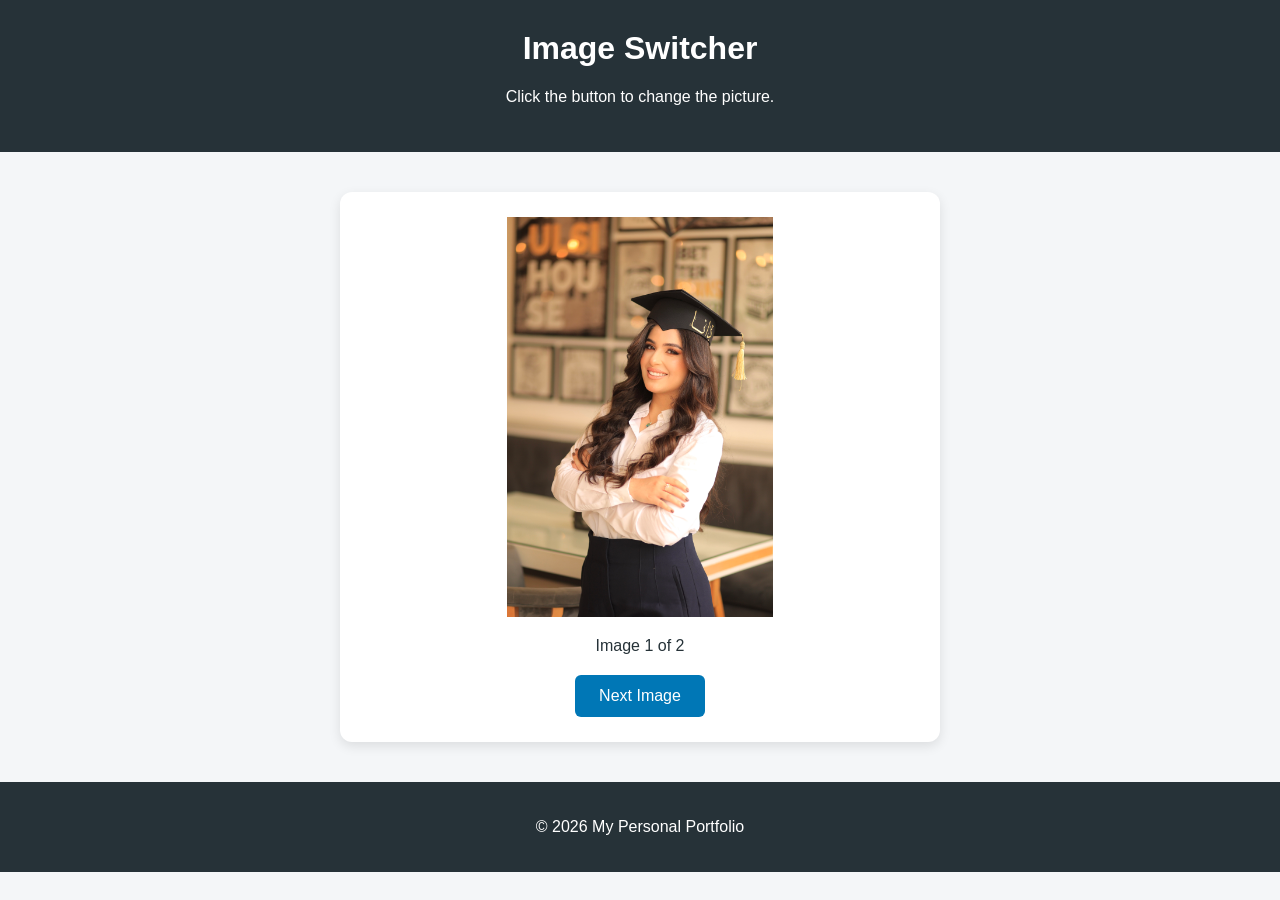
<file: bounce01/index.html>
<!DOCTYPE html>
<html lang="en">
<head>
    <meta charset="UTF-8">
    <meta name="viewport" content="width=device-width, initial-scale=1.0">
    <title>Image Switcher</title>
    <link rel="stylesheet" href="style.css">
    <script src="script.js" defer></script>
</head>

<body>

    <header>
        <h1>Image Switcher</h1>
        <p>Click the button to change the picture.</p>
    </header>

    <main>
        <section class="image-container">
            <img
                id="gallery-image"
                src="assets/IMG_8052.jpeg"
                alt="First displayed image"
            >

            <p id="image-description">Image 1 of 2</p>

            <button type="button" id="change-image">
                Next Image
            </button>
        </section>
    </main>

    <footer>
        <p>&copy; 2026 My Personal Portfolio</p>
    </footer>

</body>
</html>
</file>
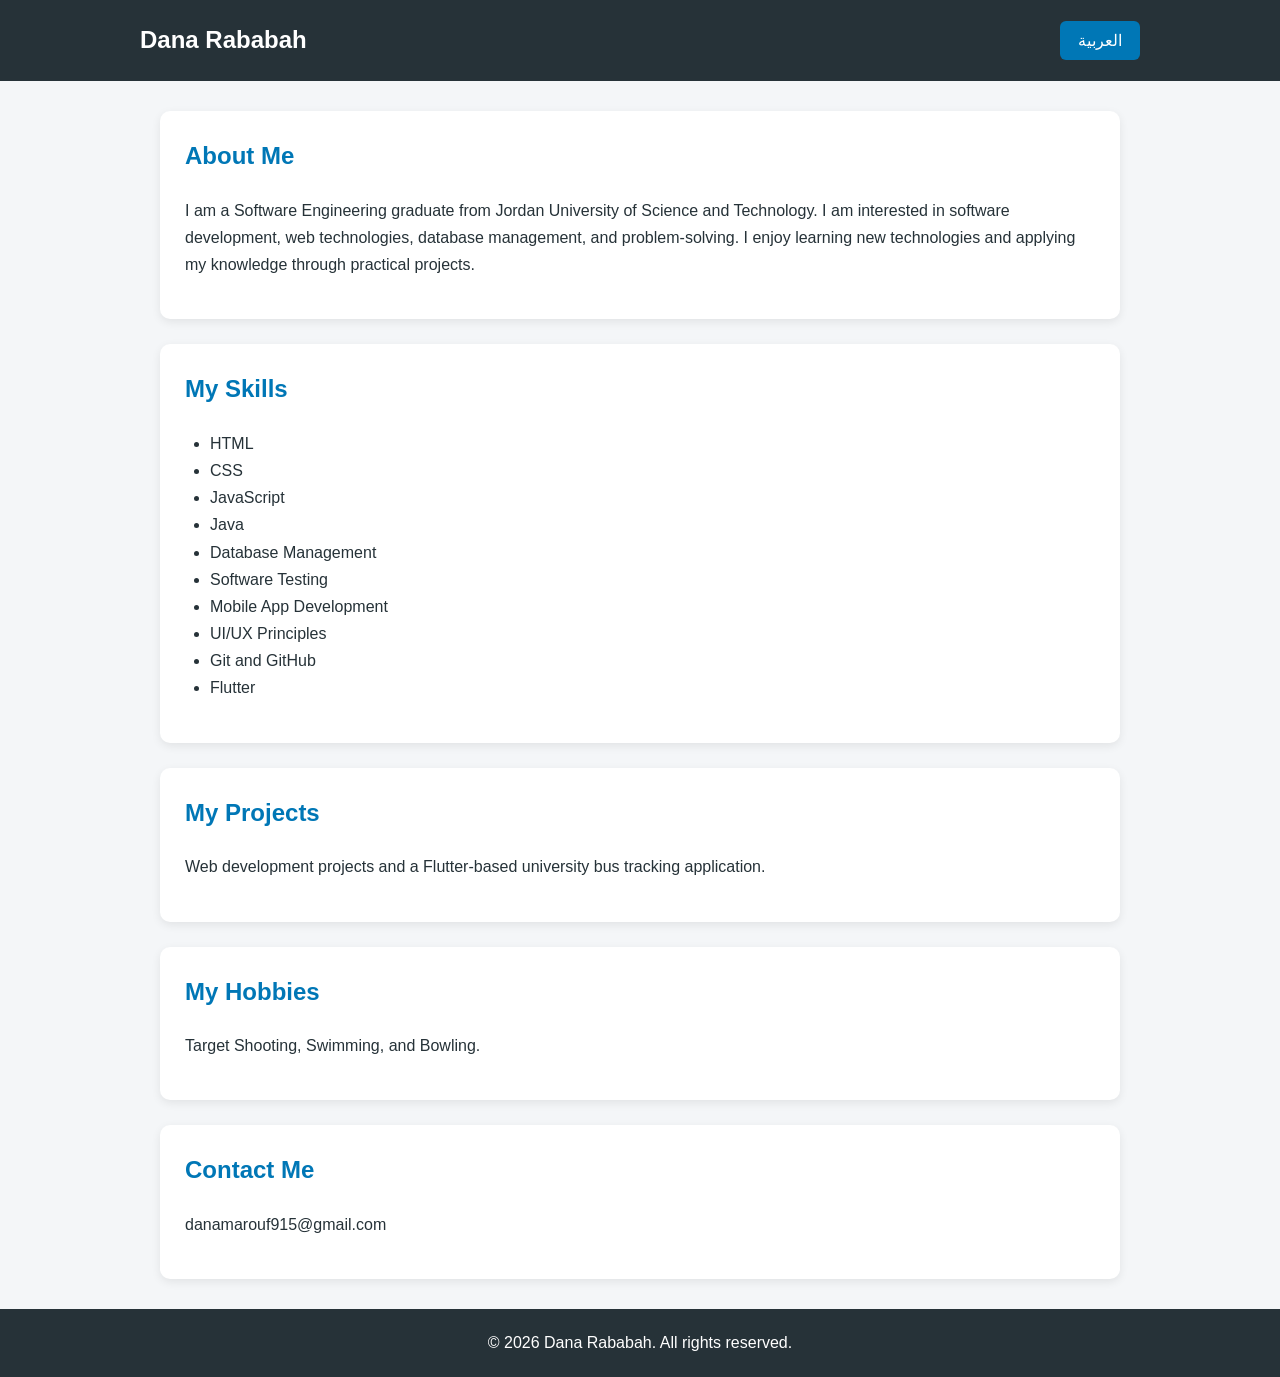
<file: bounce02/index.html>
<!DOCTYPE html>
<html lang="en" dir="ltr">
<head>
    <meta charset="UTF-8">
    <meta name="viewport" content="width=device-width, initial-scale=1.0">
    <title>My Personal Portfolio</title>
    <link rel="stylesheet" href="style.css">
    <script src="script.js" defer></script>
</head>
<body>
    <header>
        <nav>
            <h1 id="site-title">Dana Rababah</h1>
            <button type="button" id="language-toggle">العربية</button>
        </nav>
    </header>

    <main>
        <section>
            <h2 id="about-title">About Me</h2>
            <p id="about-text">
                I am a Software Engineering graduate from Jordan University of Science and Technology.
                I am interested in software development, web technologies, database management, and problem-solving.
                I enjoy learning new technologies and applying my knowledge through practical projects.
            </p>
        </section>

        <section>
            <h2 id="skills-title">My Skills</h2>
            <ul>
                <li id="skill-1">HTML</li>
                <li id="skill-2">CSS</li>
                <li id="skill-3">JavaScript</li>
                <li id="skill-4">Java</li>
                <li id="skill-5">Database Management</li>
                <li id="skill-6">Software Testing</li>
                <li id="skill-7">Mobile App Development</li>
                <li id="skill-8">UI/UX Principles</li>
                <li id="skill-9">Git and GitHub</li>
                <li id="skill-10">Flutter</li>
            </ul>
        </section>

        <section>
            <h2 id="projects-title">My Projects</h2>
            <p id="projects-text">
                Web development projects and a Flutter-based university bus tracking application.
            </p>
        </section>

        <section>
            <h2 id="hobbies-title">My Hobbies</h2>
            <p id="hobbies-text">Target Shooting, Swimming, and Bowling.</p>
        </section>

        <section>
            <h2 id="contact-title">Contact Me</h2>
            <p id="contact-text">danamarouf915@gmail.com</p>
        </section>
    </main>

    <footer>
        <p id="footer-text">© 2026 Dana Rababah. All rights reserved.</p>
    </footer>
</body>
</html>
</file>
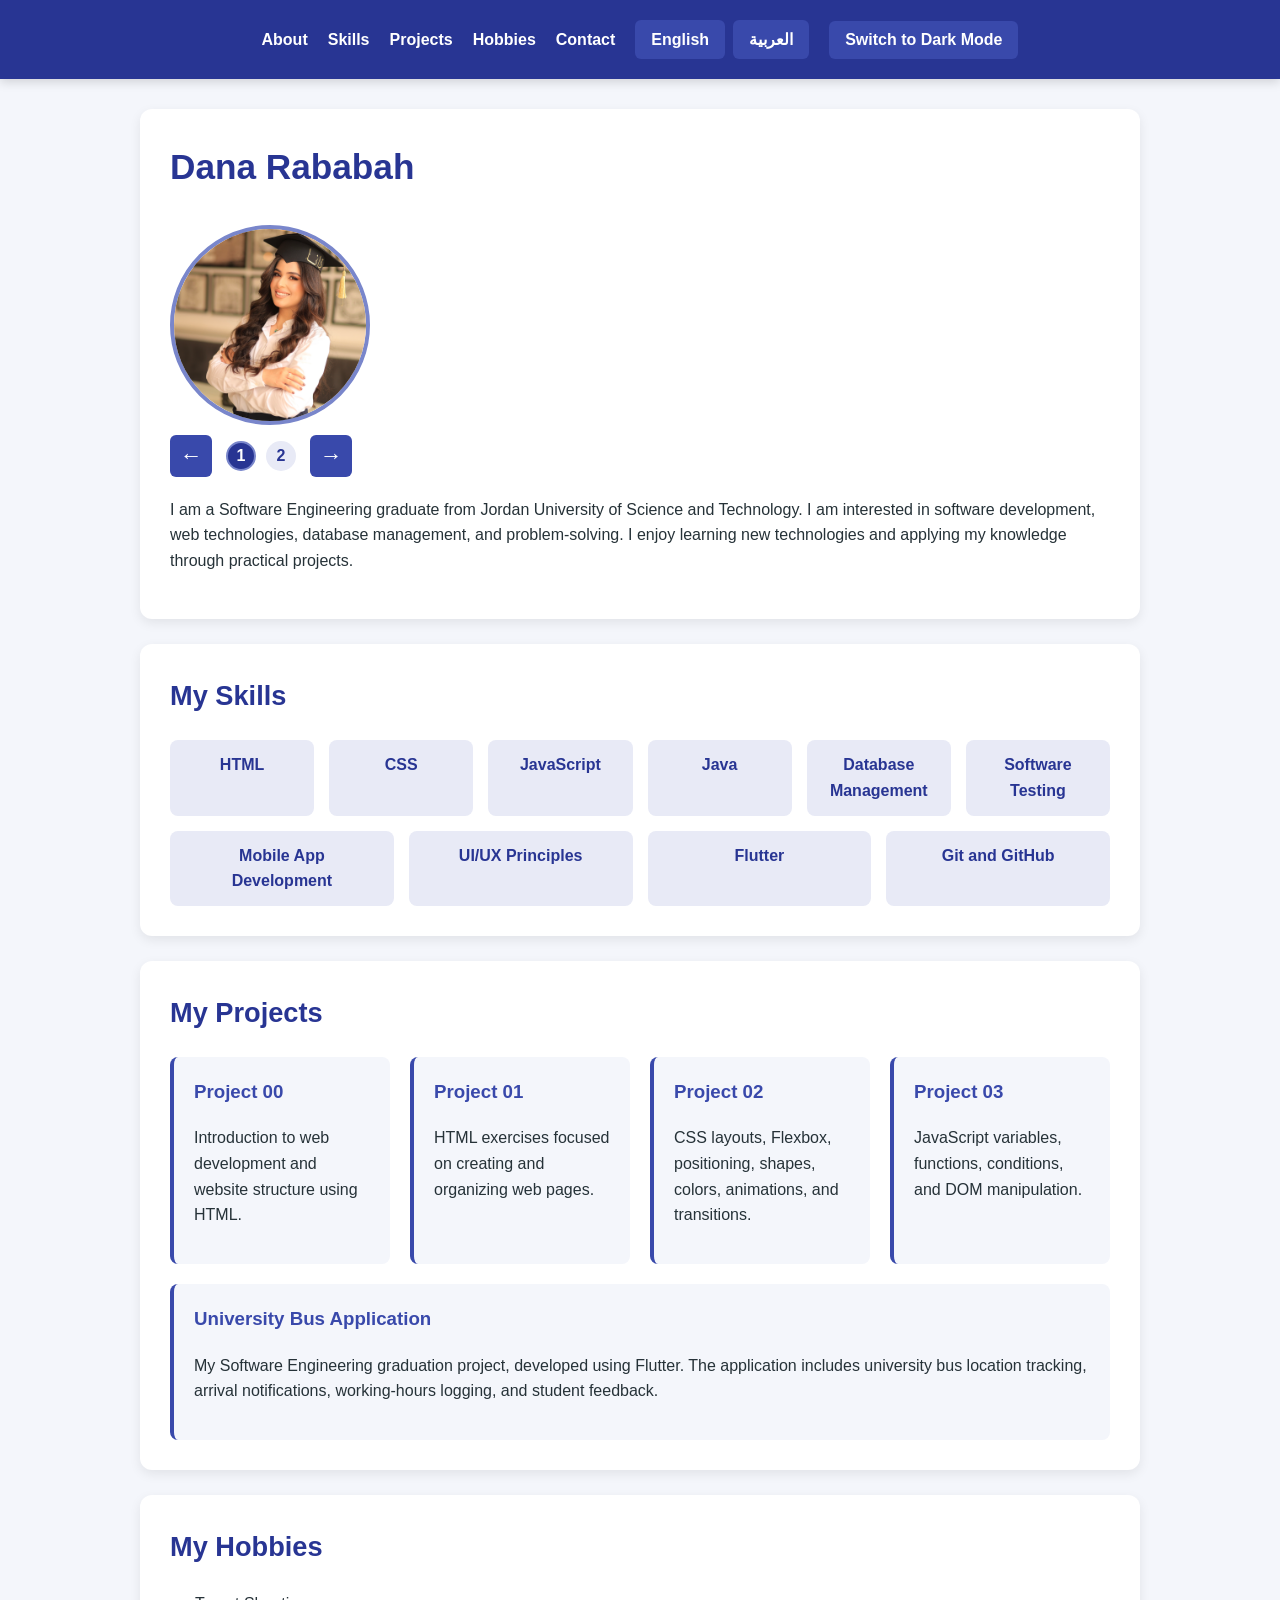
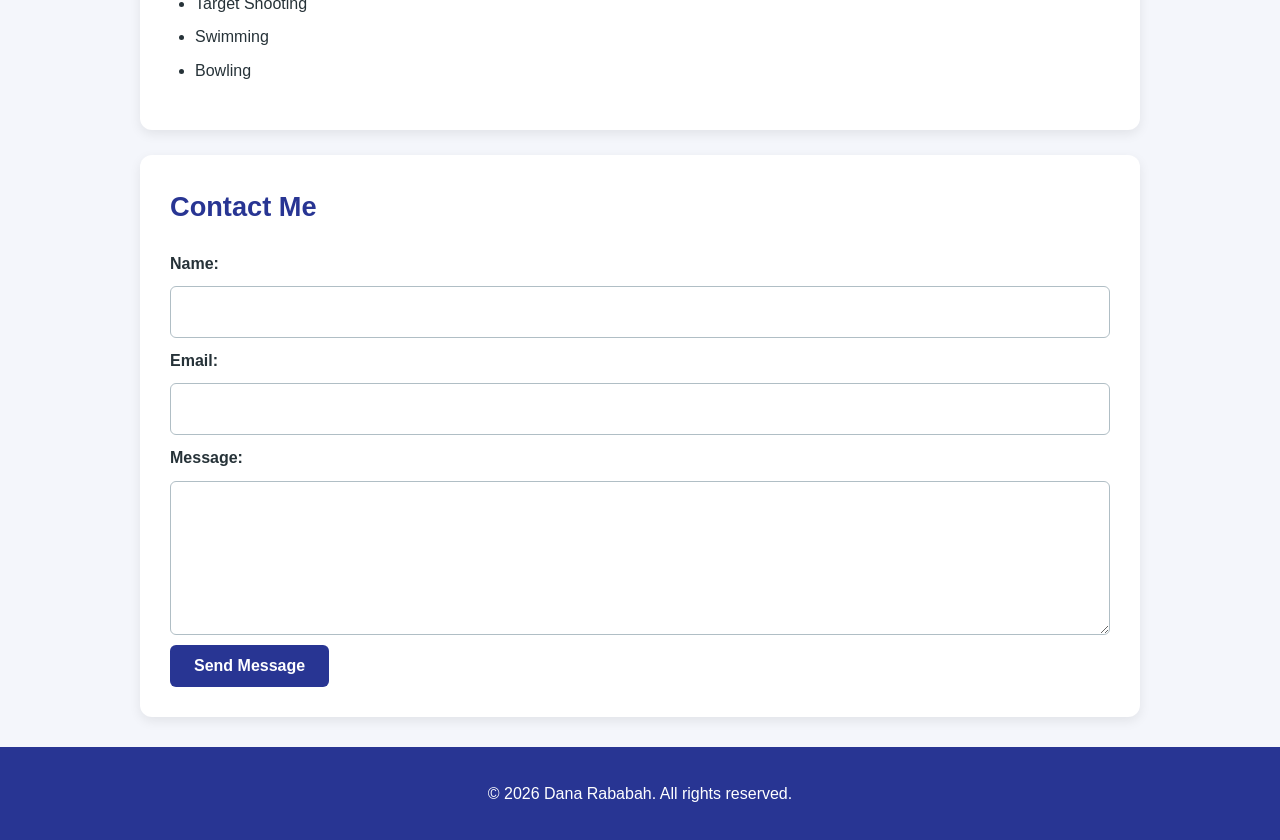
<file: ex00/index.html>
<!DOCTYPE html>
<html lang="en" dir="ltr">
<head>
    <meta charset="UTF-8">
    <meta name="viewport" content="width=device-width, initial-scale=1.0">
    <title>Dana Marouf | Personal Portfolio</title>
    <link rel="stylesheet" href="style.css">
    <script src="script.js" defer></script>
</head>

<body>
    <header>
        <nav>
            <a href="#about" data-i18n="navAbout">About</a>
            <a href="#skills" data-i18n="navSkills">Skills</a>
            <a href="#projects" data-i18n="navProjects">Projects</a>
            <a href="#hobbies" data-i18n="navHobbies">Hobbies</a>
            <a href="#contact" data-i18n="navContact">Contact</a>

            <div class="language-controls">
                <button type="button" id="english-button">English</button>
                <button type="button" id="arabic-button">العربية</button>
            </div>

            <button type="button" id="theme-toggle">Switch to Dark Mode</button>
        </nav>
    </header>

    <main>
        <section id="about">
            <h1 data-i18n="name">Dana Rababah</h1>

            <img
                id="profile-photo"
                src="assets/IMG_8052.jpeg"
                alt="Dana Rababah's profile photo"
                width="200"
            >

            <div id="photo-controls">
                <button type="button" id="previous-photo" aria-label="Previous photo">
                    &#8592;
                </button>

                <div id="photo-indicators">
                    <span class="photo-indicator active" id="photo-indicator-1">1</span>
                    <span class="photo-indicator" id="photo-indicator-2">2</span>
                </div>

                <button type="button" id="next-photo" aria-label="Next photo">
                    &#8594;
                </button>
            </div>

            <p data-i18n="aboutText">
                I am a Software Engineering graduate from Jordan University
                of Science and Technology. I am interested in software
                development, web technologies, database management, and
                problem-solving. I enjoy learning new technologies and
                applying my knowledge through practical projects.
            </p>
        </section>

        <section id="skills">
            <h2 data-i18n="skillsTitle">My Skills</h2>

            <div class="skills-grid">
                <div class="skill">HTML</div>
                <div class="skill">CSS</div>
                <div class="skill">JavaScript</div>
                <div class="skill">Java</div>
                <div class="skill" data-i18n="skillDatabase">Database Management</div>
                <div class="skill" data-i18n="skillTesting">Software Testing</div>
                <div class="skill" data-i18n="skillMobile">Mobile App Development</div>
                <div class="skill" data-i18n="skillUIUX">UI/UX Principles</div>
                <div class="skill">Flutter</div>
                <div class="skill" data-i18n="skillGit">Git and GitHub</div>
            </div>
        </section>

        <section id="projects">
            <h2 data-i18n="projectsTitle">My Projects</h2>

            <div class="projects-grid">
                <div class="project-card">
                    <h3>Project 00</h3>
                    <p data-i18n="project00">
                        Introduction to web development and website structure using HTML.
                    </p>
                </div>

                <div class="project-card">
                    <h3>Project 01</h3>
                    <p data-i18n="project01">
                        HTML exercises focused on creating and organizing web pages.
                    </p>
                </div>

                <div class="project-card">
                    <h3>Project 02</h3>
                    <p data-i18n="project02">
                        CSS layouts, Flexbox, positioning, shapes, colors, animations, and transitions.
                    </p>
                </div>

                <div class="project-card">
                    <h3>Project 03</h3>
                    <p data-i18n="project03">
                        JavaScript variables, functions, conditions, and DOM manipulation.
                    </p>
                </div>

                <div class="project-card">
                    <h3 data-i18n="busProjectTitle">University Bus Application</h3>
                    <p data-i18n="busProject">
                        My Software Engineering graduation project, developed using Flutter.
                        The application includes university bus location tracking,
                        arrival notifications, working-hours logging, and student feedback.
                    </p>
                </div>
            </div>
        </section>

        <section id="hobbies">
            <h2 data-i18n="hobbiesTitle">My Hobbies</h2>
            <ul>
                <li data-i18n="hobbyShooting">Target Shooting</li>
                <li data-i18n="hobbySwimming">Swimming</li>
                <li data-i18n="hobbyBowling">Bowling</li>
            </ul>
        </section>

        <section id="contact">
            <h2 data-i18n="contactTitle">Contact Me</h2>

            <form id="contact-form">
                <label for="name-input" data-i18n="nameLabel">Name:</label>
                <input type="text" id="name-input" name="name" required>

                <label for="email" data-i18n="emailLabel">Email:</label>
                <input type="email" id="email" name="email" required>

                <label for="message" data-i18n="messageLabel">Message:</label>
                <textarea id="message" name="message" rows="5" required></textarea>

                <button type="submit" data-i18n="sendMessage">Send Message</button>
            </form>
        </section>
    </main>

    <footer>
        <p data-i18n="footerText">
            &copy; 2026 Dana Rababah. All rights reserved.
        </p>
    </footer>
</body>
</html>
</file>
<file: bounce01/style.css>
* {
    box-sizing: border-box;
}

body {
    margin: 0;
    font-family: Arial, sans-serif;
    background-color: #f4f6f8;
    color: #263238;
    text-align: center;
}

header {
    background-color: #263238;
    color: white;
    padding: 30px 20px;
}

header h1 {
    margin-top: 0;
}

main {
    padding: 40px 20px;
}

.image-container {
    max-width: 600px;
    margin: 0 auto;
    padding: 25px;
    background-color: white;
    border-radius: 12px;
    box-shadow: 0 4px 12px rgba(0, 0, 0, 0.1);
}

#gallery-image {
    display: block;
    width: 100%;
    max-height: 400px;
    object-fit: contain;
    border-radius: 8px;
    transition: opacity 0.4s ease;
}

#image-description {
    font-size: 16px;
    margin: 20px 0;
}

button {
    padding: 12px 24px;
    border: none;
    border-radius: 6px;
    background-color: #0077b6;
    color: white;
    font-size: 16px;
    cursor: pointer;
    transition: background-color 0.3s ease;
}

button:hover {
    background-color: #023e8a;
}

footer {
    padding: 20px;
    background-color: #263238;
    color: white;
}

@media (max-width: 600px) {
    main {
        padding: 20px 10px;
    }

    .image-container {
        padding: 15px;
    }

    #gallery-image {
        max-height: 300px;
    }
}
</file>
<file: bounce02/style.css>
* {
    box-sizing: border-box;
}

body {
    margin: 0;
    font-family: Arial, sans-serif;
    background-color: #f4f6f8;
    color: #263238;
    line-height: 1.7;
}

header {
    background-color: #263238;
    color: white;
    padding: 20px;
}

nav {
    max-width: 1000px;
    margin: 0 auto;
    display: flex;
    justify-content: space-between;
    align-items: center;
    gap: 20px;
}

nav h1 {
    margin: 0;
    font-size: 24px;
}

button {
    padding: 10px 18px;
    border: none;
    border-radius: 6px;
    background-color: #0077b6;
    color: white;
    font-size: 16px;
    cursor: pointer;
    transition: background-color 0.3s ease;
}

button:hover {
    background-color: #023e8a;
}

main {
    max-width: 1000px;
    margin: 30px auto;
    padding: 0 20px;
}

section {
    margin-bottom: 25px;
    padding: 25px;
    background-color: white;
    border-radius: 10px;
    box-shadow: 0 3px 10px rgba(0, 0, 0, 0.08);
}

section h2 {
    margin-top: 0;
    color: #0077b6;
}

ul {
    padding-inline-start: 25px;
}

footer {
    padding: 20px;
    background-color: #263238;
    color: white;
    text-align: center;
}

footer p {
    margin: 0;
}

body[dir="rtl"] {
    font-family: Tahoma, Arial, sans-serif;
}

body[dir="rtl"] nav {
    flex-direction: row;
}

@media (max-width: 600px) {
    nav {
        flex-wrap: wrap;
    }

    nav h1 {
        font-size: 20px;
    }

    main {
        margin: 20px auto;
        padding: 0 12px;
    }

    section {
        padding: 18px;
    }
}
</file>
<file: ex00/style.css>
/* General settings */
* {
    box-sizing: border-box;
}

html {
    scroll-behavior: smooth;
    scroll-padding-top: 100px;
}

body {
    margin: 0;
    font-family: Arial, sans-serif;
    background-color: #f4f6fb;
    color: #263238;
    line-height: 1.6;
    transition: background-color 0.4s, color 0.4s;
}

/* Sticky navigation */
header {
    background-color: #283593;
    padding: 20px;
    position: sticky;
    top: 0;
    z-index: 1000;
    box-shadow: 0 3px 10px rgba(0, 0, 0, 0.15);
}

nav {
    display: flex;
    justify-content: center;
    align-items: center;
    flex-wrap: wrap;
    gap: 20px;
}

nav a {
    color: white;
    text-decoration: none;
    font-weight: bold;
    transition: color 0.3s;
}

nav a:hover {
    color: #ffcc80;
}

/* Language and theme controls */
.language-controls {
    display: flex;
    flex-wrap: wrap;
    gap: 8px;
}

.language-controls button,
#theme-toggle,
#photo-controls button {
    padding: 10px 16px;
    background-color: #3949ab;
    color: white;
    border: none;
    border-radius: 6px;
    font-size: 1rem;
    font-weight: bold;
    cursor: pointer;
    transition: background-color 0.3s, transform 0.3s;
}

.language-controls button:hover,
#theme-toggle:hover,
#photo-controls button:hover {
    background-color: #5c6bc0;
    transform: translateY(-2px);
}

/* Main content */
main {
    width: 90%;
    max-width: 1000px;
    margin: 30px auto;
}

/* Sections */
section {
    background-color: white;
    margin-bottom: 25px;
    padding: 30px;
    border-radius: 12px;
    box-shadow: 0 4px 12px rgba(0, 0, 0, 0.08);
    transition: background-color 0.4s, transform 0.3s;
}

section h1,
section h2 {
    color: #283593;
    margin-top: 0;
}

section h1 {
    font-size: 2.2rem;
}

section h2 {
    font-size: 1.7rem;
}

/* Profile photo */
#about img {
    display: block;
    width: 200px;
    height: 200px;
    object-fit: cover;
    background-color: #e8eaf6;
    border-radius: 50%;
    margin: 20px 0 10px;
    border: 4px solid #7986cb;
    transition: opacity 0.4s ease;
}

/* Photo arrows and number indicators */
#photo-controls {
    display: flex;
    align-items: center;
    gap: 14px;
    margin-bottom: 20px;
}

#photo-controls button {
    width: 42px;
    height: 42px;
    padding: 0;
    font-size: 1.4rem;
    display: flex;
    align-items: center;
    justify-content: center;
}

#photo-indicators {
    display: flex;
    align-items: center;
    gap: 10px;
}

.photo-indicator {
    display: flex;
    align-items: center;
    justify-content: center;
    width: 30px;
    height: 30px;
    border-radius: 50%;
    background-color: #e8eaf6;
    color: #283593;
    font-weight: bold;
    border: 2px solid transparent;
    transition: background-color 0.3s, color 0.3s;
}

.photo-indicator.active {
    background-color: #283593;
    color: white;
    border-color: #7986cb;
}

/* Skills layout */
.skills-grid {
    display: flex;
    flex-wrap: wrap;
    gap: 15px;
}

.skill {
    background-color: #e8eaf6;
    color: #283593;
    padding: 12px 22px;
    border-radius: 8px;
    font-weight: bold;
    flex: 1 1 120px;
    text-align: center;
}

/* Projects layout */
.projects-grid {
    display: flex;
    flex-wrap: wrap;
    gap: 20px;
}

.project-card {
    flex: 1 1 200px;
    padding: 20px;
    background-color: #f4f6fb;
    border-left: 4px solid #3949ab;
    border-radius: 8px;
    transition: transform 0.3s, box-shadow 0.3s;
}

.project-card:hover {
    transform: translateY(-5px);
    box-shadow: 0 6px 15px rgba(0, 0, 0, 0.12);
}

.project-card h3 {
    color: #3949ab;
    margin-top: 0;
}

/* Hobbies */
#hobbies ul {
    padding-left: 25px;
}

#hobbies li {
    margin-bottom: 8px;
}

/* Contact form */
#contact-form {
    display: flex;
    flex-direction: column;
    gap: 10px;
}

#contact-form label {
    font-weight: bold;
}

#contact-form input,
#contact-form textarea {
    width: 100%;
    padding: 12px;
    border: 1px solid #b0bec5;
    border-radius: 6px;
    font: inherit;
}

#contact-form input:focus,
#contact-form textarea:focus {
    outline: 2px solid #7986cb;
    border-color: #3949ab;
}

#contact-form button {
    align-self: flex-start;
    padding: 12px 24px;
    background-color: #283593;
    color: white;
    border: none;
    border-radius: 6px;
    font-size: 1rem;
    font-weight: bold;
    cursor: pointer;
    transition: background-color 0.3s, transform 0.3s;
}

#contact-form button:hover {
    background-color: #3949ab;
    transform: translateY(-2px);
}

/* Footer */
footer {
    background-color: #283593;
    color: white;
    text-align: center;
    padding: 18px;
}

/* Dark theme */
body.dark-theme {
    background-color: #121827;
    color: #e8eaf6;
}

body.dark-theme section {
    background-color: #202a3c;
}

body.dark-theme section h1,
body.dark-theme section h2 {
    color: #a5b4fc;
}

body.dark-theme .skill {
    background-color: #303c54;
    color: #e8eaf6;
}

body.dark-theme .project-card {
    background-color: #283449;
    border-left-color: #a5b4fc;
}

body.dark-theme .project-card h3 {
    color: #a5b4fc;
}

body.dark-theme #contact-form input,
body.dark-theme #contact-form textarea {
    background-color: #283449;
    color: white;
    border-color: #64748b;
}

body.dark-theme #contact-form button,
body.dark-theme .language-controls button,
body.dark-theme #theme-toggle,
body.dark-theme #photo-controls button {
    background-color: #5c6bc0;
}

body.dark-theme #about img {
    background-color: #283449;
}

body.dark-theme .photo-indicator {
    background-color: #303c54;
    color: #e8eaf6;
}

body.dark-theme .photo-indicator.active {
    background-color: #5c6bc0;
    color: white;
}

/* Right-to-left layout for Arabic */
html[dir="rtl"] body {
    text-align: right;
}

html[dir="rtl"] nav {
    flex-direction: row-reverse;
}

html[dir="rtl"] #about img {
    margin-right: 0;
    margin-left: auto;
}

html[dir="rtl"] #photo-controls {
    flex-direction: row;
}

html[dir="rtl"] .project-card {
    border-left: none;
    border-right: 4px solid #3949ab;
}

html[dir="rtl"] #hobbies ul {
    padding-left: 0;
    padding-right: 25px;
}

/* Responsive layout */
@media (max-width: 600px) {
    header {
        padding: 12px;
    }

    nav {
        gap: 12px;
    }

    nav a {
        font-size: 0.9rem;
    }

    .language-controls {
        justify-content: center;
    }

    main {
        width: 94%;
        margin: 20px auto;
    }

    section {
        padding: 20px;
    }

    section h1 {
        font-size: 1.8rem;
    }

    section h2 {
        font-size: 1.4rem;
    }

    #about img {
        width: 160px;
        height: 160px;
    }

    .project-card {
        flex-basis: 100%;
    }

    #contact-form button {
        width: 100%;
    }
}
</file>
